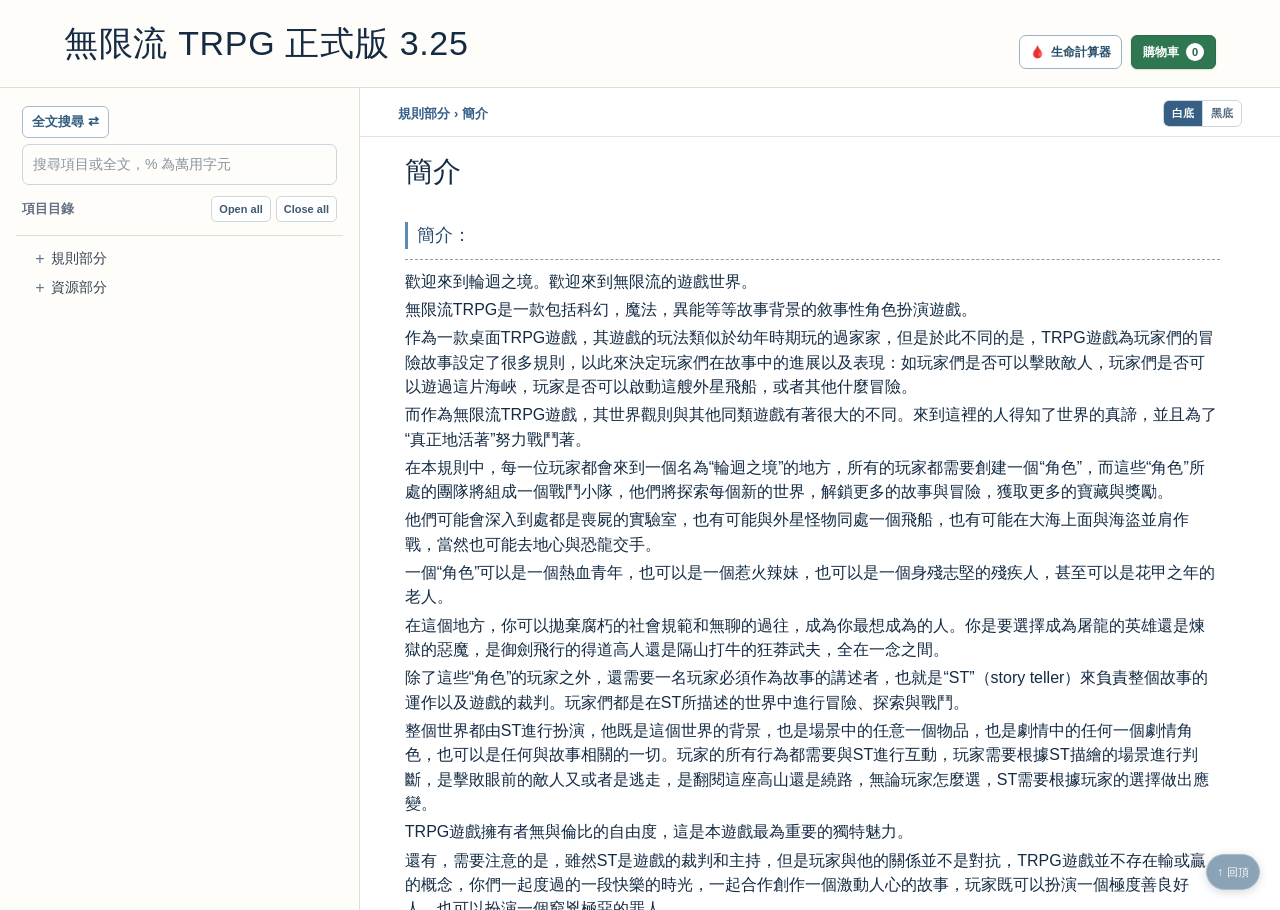
<file: index.html>
<!doctype html>
<html lang="zh-Hant"><head><meta charset="UTF-8"><meta name="viewport" content="width=device-width, initial-scale=1.0"><title>無限流 TRPG 正式版 3.25</title>  <script defer src="./assets/main-B_IR2xZh.js"></script>
  <link rel="stylesheet" href="./assets/main-DLAci-U3.css">
</head><body><div id="app"></div><script src="./library-data/part-001.js"></script><script src="./library-data/part-002.js"></script></body></html>
</file>
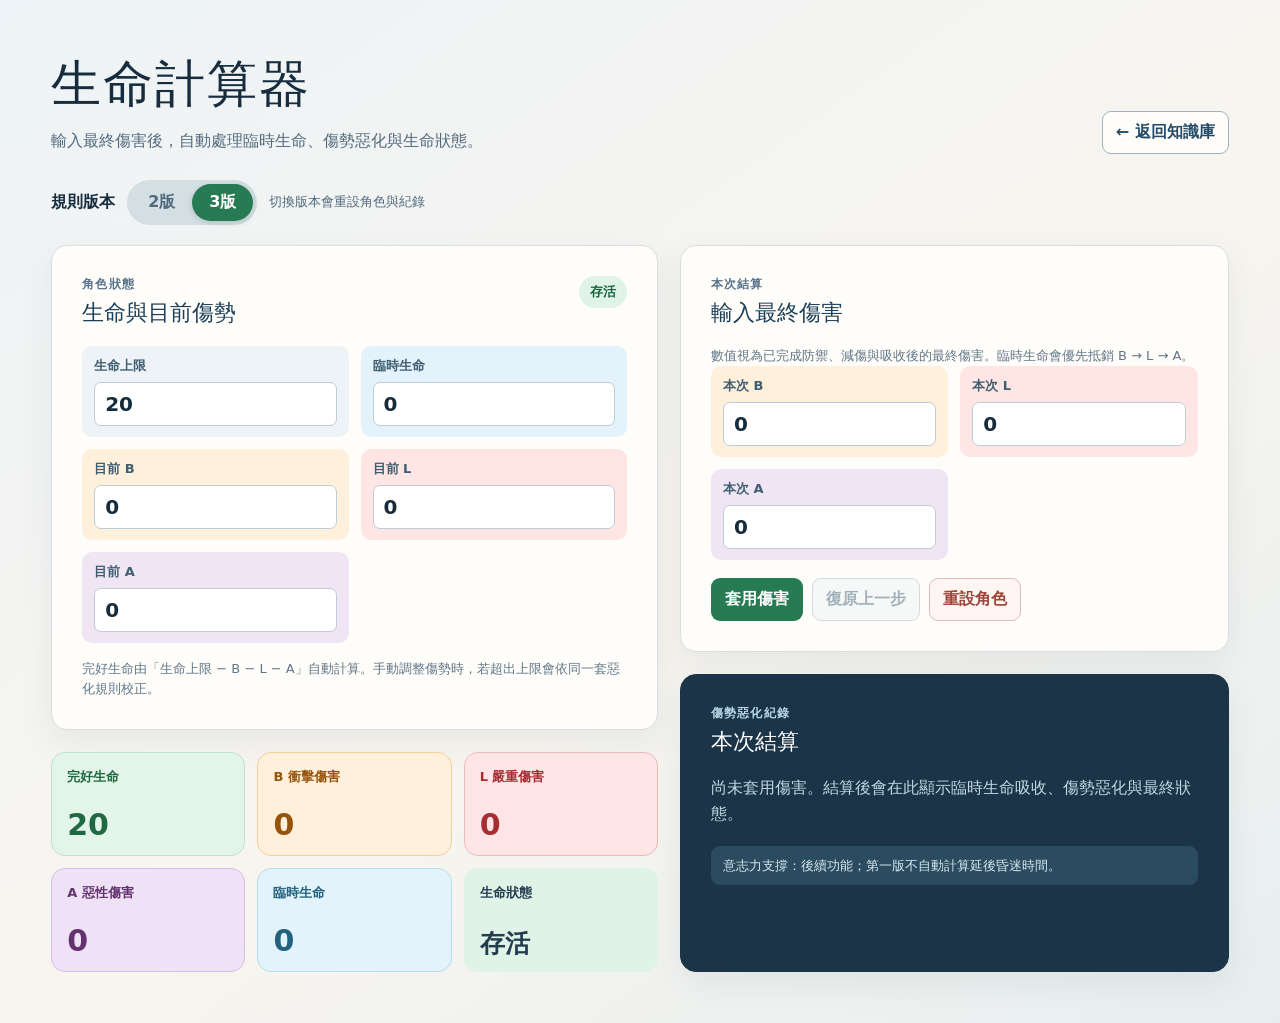
<file: life-calculator.html>
<!doctype html>
<html lang="zh-Hant"><head><meta charset="UTF-8"><meta name="viewport" content="width=device-width, initial-scale=1.0"><title>生命計算器｜無限流 TRPG</title>  <script defer src="./assets/main-B_IR2xZh.js"></script>
  <link rel="stylesheet" href="./assets/main-DLAci-U3.css">
</head><body><div id="app"></div></body></html>
</file>
<file: assets/main-DLAci-U3.css>
.life-page{color:#172c3e;background:linear-gradient(145deg,#edf3f6,#f8f5ef 55%,#e7eef0);margin:0;font:16px system-ui,Microsoft JhengHei,sans-serif}.page{min-height:100vh;padding:clamp(18px,4vw,58px)}.header,.calculator{max-width:1240px;margin-left:auto;margin-right:auto}.header{justify-content:space-between;align-items:flex-end;gap:24px;margin-bottom:26px;display:flex}.eyebrow,.kicker{color:#58738c;letter-spacing:.1em;margin:0 0 5px;font-size:12px;font-weight:800}.header h1{letter-spacing:.04em;margin:0;font-size:clamp(32px,5vw,50px)}.description{color:#526a7d;max-width:610px;margin:10px 0 0;line-height:1.6}.library-link{color:#244c69;white-space:nowrap;background:#fffdf9;border:1px solid #9eb3c2;border-radius:9px;padding:10px 13px;font-weight:700;text-decoration:none}.calculator{grid-template-columns:minmax(0,1.05fr) minmax(390px,.95fr);gap:22px;display:grid}.state-column,.action-column{flex-direction:column;gap:22px;min-width:0;display:flex}.panel,.record-panel{background:#fffdf9;border:1px solid #d6e0e3;border-radius:16px;padding:clamp(18px,3vw,30px);box-shadow:0 12px 32px #304b5a14}.panel-heading,.record-heading{justify-content:space-between;align-items:flex-start;gap:16px;margin-bottom:18px;display:flex}.panel-heading h2,.record-heading h2{color:#1d4059;margin:0;font-size:22px}.status,.record-status{white-space:nowrap;border-radius:999px;align-items:center;padding:7px 11px;font-size:13px;font-weight:800;display:inline-flex}.status-alive{color:#17643f;background:#dff4e6}.status-unconscious{color:#8d5b00;background:#fff0c7}.status-dead{color:#972b3a;background:#f7dde1}.record-status{color:#2e5874;background:#e7f0f4}.current-inputs,.damage-inputs{grid-template-columns:repeat(2,minmax(0,1fr));gap:12px;display:grid}.number-field{color:#3f5e72;background:#f4f7f6;border-radius:10px;flex-direction:column;gap:7px;min-width:0;padding:11px 12px;font-size:13px;font-weight:800;display:flex}.number-field input{color:#162b3c;background:#fff;border:1px solid #bdcdd5;border-radius:7px;width:100%;min-width:0;padding:9px 10px;font-size:20px;font-weight:750;line-height:1}.number-field input:focus{border-color:#4d87a3;outline:3px solid #b9d9e555}.max-health{background:#edf3f7}.temporary{background:#e4f3fb}.injury-b{background:#fff0dc}.injury-l{background:#ffe6e5}.injury-a{background:#f0e5f5}.help{color:#607788;margin:16px 0 0;font-size:13px;line-height:1.55}.vital-grid{grid-template-columns:repeat(3,minmax(0,1fr));gap:12px;display:grid}.vital-card{border:1px solid #0000;border-radius:14px;flex-direction:column;justify-content:space-between;min-height:104px;padding:15px;display:flex}.vital-card span{font-size:13px;font-weight:750}.vital-card strong{font-size:30px;line-height:1}.vital-intact{color:#206841;background:#e3f5e8;border-color:#bfe3c9}.vital-b{color:#96530b;background:#fff0dc;border-color:#f2cf9e}.vital-l{color:#a62d34;background:#ffe5e5;border-color:#ebbcbc}.vital-a{color:#63336f;background:#f0e2f6;border-color:#d9bce5}.vital-temp{color:#22627c;background:#e2f3fb;border-color:#b8ddea}.status-card{color:#243c50}.status-card strong{font-size:25px}.actions{flex-wrap:wrap;gap:9px;margin-top:18px;display:flex}.actions button{cursor:pointer;border:1px solid #0000;border-radius:9px;padding:10px 13px;font-weight:800}.apply{color:#fff;background:#267b52}.undo{color:#31566d;background:#edf4f8;border-color:#9bb2c0!important}.undo:disabled{cursor:not-allowed;opacity:.45}.reset{color:#9f463b;background:#fff6f4;border-color:#e1bcbc!important}.record-panel{color:#eef6f8;background:#1b3447;border-color:#1b3447;flex:1}.record-panel .kicker{color:#b7d6e4}.record-panel h2{color:#fff}.record-list{border-top:1px solid #496275;gap:0;margin:0;padding:0;list-style:none;display:grid}.record-list li{border-bottom:1px solid #496275;justify-content:space-between;gap:15px;padding:12px 0;font-size:14px;display:flex}.record-list span{color:#b9d6e3}.record-list strong{text-align:right}.empty-record{color:#c1d7e2;margin:0;line-height:1.65}.willpower{color:#d7e9ef;background:#2b4b60;border-radius:9px;margin:18px 0 0;padding:10px 12px;font-size:13px;line-height:1.5}@media (width<=840px){.calculator{grid-template-columns:1fr}.header{flex-direction:column;align-items:flex-start}.vital-grid{grid-template-columns:repeat(2,minmax(0,1fr))}}@media (width<=540px){.page{padding:16px 12px 28px}.header{margin-bottom:18px}.header h1{font-size:34px}.library-link{text-align:center;width:100%}.calculator{gap:14px}.panel,.record-panel{border-radius:13px;padding:17px 14px}.panel-heading,.record-heading{align-items:flex-start}.panel-heading h2,.record-heading h2{font-size:20px}.current-inputs,.damage-inputs,.vital-grid{grid-template-columns:1fr}.number-field{padding:10px 11px}.vital-card{flex-direction:row;align-items:center;min-height:78px}.vital-card strong{font-size:28px}.actions{grid-template-columns:1fr;display:grid}.actions button{min-height:44px}.record-list li{flex-direction:column;align-items:flex-start;gap:3px}.record-list strong{text-align:left}.status{padding:6px 9px}}.version-bar{flex-wrap:wrap;align-items:center;gap:12px;max-width:1240px;margin:0 auto 20px;font-weight:700;display:flex}.version-bar small{color:#526a7d;font-weight:400}.version-switch{cursor:pointer;background:#d3dfe3;border:0;border-radius:999px;padding:4px;display:flex}.version-switch span{color:#526a7d;border-radius:999px;padding:8px 17px}.version-switch .selected{color:#fff;background:#267b52;box-shadow:0 2px 6px #0002}@layer properties{@supports (((-webkit-hyphens:none)) and (not (margin-trim:inline))) or ((-moz-orient:inline) and (not (color:rgb(from red r g b)))){*,:before,:after,::backdrop{--tw-blur:initial;--tw-brightness:initial;--tw-contrast:initial;--tw-grayscale:initial;--tw-hue-rotate:initial;--tw-invert:initial;--tw-opacity:initial;--tw-saturate:initial;--tw-sepia:initial;--tw-drop-shadow:initial;--tw-drop-shadow-color:initial;--tw-drop-shadow-alpha:100%;--tw-drop-shadow-size:initial}}}@layer theme{:root,:host{--font-sans:ui-sans-serif, system-ui, sans-serif, "Apple Color Emoji", "Segoe UI Emoji", "Segoe UI Symbol", "Noto Color Emoji";--font-mono:ui-monospace, SFMono-Regular, Menlo, Monaco, Consolas, "Liberation Mono", "Courier New", monospace;--spacing:.25rem;--default-transition-duration:.15s;--default-transition-timing-function:cubic-bezier(.4, 0, .2, 1);--default-font-family:var(--font-sans);--default-mono-font-family:var(--font-mono)}}@layer base{*,:after,:before,::backdrop{box-sizing:border-box;border:0 solid;margin:0;padding:0}::file-selector-button{box-sizing:border-box;border:0 solid;margin:0;padding:0}html,:host{-webkit-text-size-adjust:100%;tab-size:4;line-height:1.5;font-family:var(--default-font-family,ui-sans-serif, system-ui, sans-serif, "Apple Color Emoji", "Segoe UI Emoji", "Segoe UI Symbol", "Noto Color Emoji");font-feature-settings:var(--default-font-feature-settings,normal);font-variation-settings:var(--default-font-variation-settings,normal);-webkit-tap-highlight-color:transparent}hr{height:0;color:inherit;border-top-width:1px}abbr:where([title]){-webkit-text-decoration:underline dotted;text-decoration:underline dotted}h1,h2,h3,h4,h5,h6{font-size:inherit;font-weight:inherit}a{color:inherit;-webkit-text-decoration:inherit;-webkit-text-decoration:inherit;-webkit-text-decoration:inherit;-webkit-text-decoration:inherit;text-decoration:inherit}b,strong{font-weight:bolder}code,kbd,samp,pre{font-family:var(--default-mono-font-family,ui-monospace, SFMono-Regular, Menlo, Monaco, Consolas, "Liberation Mono", "Courier New", monospace);font-feature-settings:var(--default-mono-font-feature-settings,normal);font-variation-settings:var(--default-mono-font-variation-settings,normal);font-size:1em}small{font-size:80%}sub,sup{vertical-align:baseline;font-size:75%;line-height:0;position:relative}sub{bottom:-.25em}sup{top:-.5em}table{text-indent:0;border-color:inherit;border-collapse:collapse}:-moz-focusring{outline:auto}progress{vertical-align:baseline}summary{display:list-item}ol,ul,menu{list-style:none}img,svg,video,canvas,audio,iframe,embed,object{vertical-align:middle;display:block}img,video{max-width:100%;height:auto}button,input,select,optgroup,textarea{font:inherit;font-feature-settings:inherit;font-variation-settings:inherit;letter-spacing:inherit;color:inherit;opacity:1;background-color:#0000;border-radius:0}::file-selector-button{font:inherit;font-feature-settings:inherit;font-variation-settings:inherit;letter-spacing:inherit;color:inherit;opacity:1;background-color:#0000;border-radius:0}:where(select:is([multiple],[size])) optgroup{font-weight:bolder}:where(select:is([multiple],[size])) optgroup option{padding-inline-start:20px}::file-selector-button{margin-inline-end:4px}::placeholder{opacity:1}@supports (not ((-webkit-appearance:-apple-pay-button))) or (contain-intrinsic-size:1px){::placeholder{color:currentColor}@supports (color:color-mix(in lab, red, red)){::placeholder{color:color-mix(in oklab, currentcolor 50%, transparent)}}}textarea{resize:vertical}::-webkit-search-decoration{-webkit-appearance:none}::-webkit-date-and-time-value{min-height:1lh;text-align:inherit}::-webkit-datetime-edit{display:inline-flex}::-webkit-datetime-edit-fields-wrapper{padding:0}::-webkit-datetime-edit{padding-block:0}::-webkit-datetime-edit-year-field{padding-block:0}::-webkit-datetime-edit-month-field{padding-block:0}::-webkit-datetime-edit-day-field{padding-block:0}::-webkit-datetime-edit-hour-field{padding-block:0}::-webkit-datetime-edit-minute-field{padding-block:0}::-webkit-datetime-edit-second-field{padding-block:0}::-webkit-datetime-edit-millisecond-field{padding-block:0}::-webkit-datetime-edit-meridiem-field{padding-block:0}::-webkit-calendar-picker-indicator{line-height:1}:-moz-ui-invalid{box-shadow:none}button,input:where([type=button],[type=reset],[type=submit]){appearance:button}::file-selector-button{appearance:button}::-webkit-inner-spin-button{height:auto}::-webkit-outer-spin-button{height:auto}[hidden]:where(:not([hidden=until-found])){display:none!important}}@layer components;@layer utilities{.relative{position:relative}.static{position:static}.start{inset-inline-start:var(--spacing)}.end{inset-inline-end:var(--spacing)}.end-1{inset-inline-end:calc(var(--spacing) * 1)}.block{display:block}.contents{display:contents}.inline{display:inline}.table{display:table}.filter{filter:var(--tw-blur,) var(--tw-brightness,) var(--tw-contrast,) var(--tw-grayscale,) var(--tw-hue-rotate,) var(--tw-invert,) var(--tw-saturate,) var(--tw-sepia,) var(--tw-drop-shadow,)}.\!transition{transition-property:color,background-color,border-color,outline-color,text-decoration-color,fill,stroke,--tw-gradient-from,--tw-gradient-via,--tw-gradient-to,opacity,box-shadow,transform,translate,scale,rotate,filter,-webkit-backdrop-filter,backdrop-filter,display,content-visibility,overlay,pointer-events!important;transition-timing-function:var(--tw-ease,var(--default-transition-timing-function))!important;transition-duration:var(--tw-duration,var(--default-transition-duration))!important}.transition{transition-property:color,background-color,border-color,outline-color,text-decoration-color,fill,stroke,--tw-gradient-from,--tw-gradient-via,--tw-gradient-to,opacity,box-shadow,transform,translate,scale,rotate,filter,-webkit-backdrop-filter,backdrop-filter,display,content-visibility,overlay,pointer-events;transition-timing-function:var(--tw-ease,var(--default-transition-timing-function));transition-duration:var(--tw-duration,var(--default-transition-duration))}}.article mark{color:#1d2732;background:#ffe565;border-radius:2px;padding:0 2px;font-weight:700}.reader-dark .article mark{color:#13171c;background:#d7b615}.cart-item-link{max-width:245px;color:var(--ink);text-align:left;text-underline-offset:3px;background:0 0;border:0;padding:0;font-size:15px;font-weight:700;line-height:1.4;-webkit-text-decoration:underline #a9bdcc;text-decoration:underline #a9bdcc}.cart-item-link:hover{color:#1f628e}:root{--ink:#1f2937;--muted:#657084;--paper:#f5f4f0;--line:#dedbd3;--blue:#345f89;--soft:#edf3f8}body{background:var(--paper);color:var(--ink);margin:0;font-family:Arial,Microsoft JhengHei,Noto Sans TC,sans-serif}.library-shell{min-height:100vh}.topbar{border-bottom:1px solid var(--line);background:#fffdf9;justify-content:space-between;align-items:end;gap:24px;padding:18px clamp(20px,5vw,64px);display:flex}.eyebrow,.stats{display:none}h1{letter-spacing:.02em;margin:0;font-size:clamp(22px,3vw,34px)}.workspace{grid-template-columns:minmax(285px,360px) minmax(0,1fr);height:calc(100vh - 78px);display:grid;overflow:hidden}.sidebar{border-right:1px solid var(--line);background:#fffdf9;flex-direction:column;min-height:0;padding:18px 16px 0;display:flex;overflow:hidden}.directory-search{color:var(--muted);flex:none;margin:0 6px 11px;font-size:12px;font-weight:700;display:block}.directory-search input{background:#fff;border:1px solid #cbd5df;border-radius:7px;outline:none;width:100%;margin-top:6px;padding:9px 10px;font-size:14px;display:block}.directory-search input:focus{border-color:var(--blue);box-shadow:0 0 0 3px #dce9f3}.search-status{color:#52718b;flex:none;margin:0 6px 10px;font-size:12px}.sidebar-controls{border-bottom:1px solid var(--line);color:var(--muted);flex:none;justify-content:space-between;align-items:center;gap:8px;padding:0 6px 13px;font-size:13px;font-weight:700;display:flex}.sidebar-controls button{color:#3d5870;background:#fff;border:1px solid #cdd7df;border-radius:5px;margin-left:5px;padding:4px 7px;font-size:11px}.sidebar-controls button:hover{background:var(--soft)}.tree-scroll{flex:auto;min-height:0;padding-bottom:28px;overflow:auto}.mobile-menu-trigger,.mobile-nav-layer{display:none}.tree-list{margin:8px 0 0;padding-left:14px;list-style:none}.tree-list .tree-list{border-left:1px solid #e6e5e0;margin:1px 0;padding-left:18px}.tree-row{border-radius:5px;align-items:center;min-height:29px;display:flex}.tree-row:hover{background:#f3f5f5}.tree-row.active{background:#dceaf4}.caret{color:#62778a;background:0 0;border:0;border-radius:4px;flex:0 0 20px;width:20px;height:20px;padding:0;font-size:16px;line-height:1}.caret:hover{background:#e0e8ee}.caret.placeholder{display:inline-block}.tree-label{color:#374151;text-align:left;background:0 0;border:0;flex:1;min-width:0;padding:4px 6px 4px 1px;font-size:14px;line-height:1.35}.tree-label:disabled{cursor:default}.tree-label:not(:disabled):hover{color:#164d78}.reader{background:#fff;flex-direction:column;min-width:0;height:100%;min-height:0;padding:0;display:flex;overflow:hidden}.breadcrumb{color:var(--blue);border-bottom:1px solid #e5e2dc;flex:none;justify-content:space-between;align-items:center;gap:12px;padding:12px clamp(16px,3vw,42px) 9px;font-size:13px;font-weight:700;display:flex;overflow:hidden}.breadcrumb>span{text-overflow:ellipsis;white-space:nowrap;overflow:hidden}.theme-switch{background:#fff;border:1px solid #cdd7df;border-radius:6px;flex:none;display:flex;overflow:hidden}.theme-switch button{color:#536b7f;background:0 0;border:0;border-left:1px solid #cdd7df;padding:4px 8px;font-size:11px}.theme-switch button:first-child{border-left:0}.theme-switch button.selected{color:#fff;background:#375f83}.article-panel{min-height:0;box-shadow:none;scrollbar-gutter:stable;background:#fff;border:0;border-radius:0;flex:auto;overflow:auto}.article{min-width:min-content;max-width:none;padding:18px clamp(24px,3.5vw,46px) 34px}.article h2{margin:0 0 18px;font-size:28px;line-height:1.22}.article h3{color:#274d6d;border-left:3px solid #5b8ab3;margin:15px 0 5px;padding-left:9px;font-size:18px}.article p{white-space:pre-wrap;margin:0 0 4px;font-size:16px;line-height:1.52}.article p strong{color:#8a3e22;font-weight:750}.article-list{border-left:2px solid #d8e4ed;padding-left:12px}.article hr{border:0;border-top:1px dashed #8d9baa;margin:10px 0}.table-wrap{max-width:100%;margin:8px 0 10px;overflow-x:auto}.table-wrap table{border-collapse:collapse;color:inherit;font-size:15px;line-height:1.35}.table-wrap td{vertical-align:top;white-space:pre-wrap;border:1px solid #1b2632;min-width:168px;padding:4px 8px}.reader-dark{background:#202329}.reader-dark .breadcrumb{color:#b9d8f1;border-color:#39414b}.reader-dark .article-panel{box-shadow:none;background:#15181d;border-color:#454d57}.reader-dark .article{color:#e6e9ed}.reader-dark .article h3{color:#9bcef7;border-left-color:#73addc}.reader-dark .article p strong{color:#f0b294}.reader-dark .article-list{border-left-color:#405568}.reader-dark .article hr{border-color:#647180}.reader-dark .table-wrap td{border-color:#8a97a4}.reader-dark .theme-switch{background:#222832;border-color:#4a5661}.reader-dark .theme-switch button{color:#d4dee8;border-color:#4a5661}.empty,.loading{color:var(--muted);padding:28px}.structured-block{margin:0 0 10px}.structured-block h3{margin-top:15px}.structured-block p{margin-bottom:2px}.structured-heading,.article-title-row{justify-content:space-between;align-items:center;gap:12px;display:flex}.article-title-row h2,.structured-heading h3{flex:1}.structured-cart{justify-content:flex-end;margin:0 0 4px;display:flex}.add-to-cart,.cart-trigger{color:#244f70;white-space:nowrap;background:#e8f2f8;border:1px solid #47718e;border-radius:6px;padding:6px 10px;font-size:12px;font-weight:700}.add-to-cart.compact{padding:4px 8px;font-size:11px}.cart-trigger{align-items:center;gap:7px;display:flex}.cart-trigger span{color:#fff;background:#365f80;border-radius:99px;place-items:center;min-width:18px;height:18px;font-size:11px;display:inline-grid}.reader{position:relative}.back-to-top{z-index:2;color:#fff;opacity:.72;background:#355f80c9;border:1px solid #8ea2b3;border-radius:999px;align-items:center;gap:4px;padding:8px 10px;font-size:12px;transition:opacity .15s,transform .15s;display:flex;position:absolute;bottom:20px;right:20px;box-shadow:0 2px 8px #1e29373d}.back-to-top:hover,.back-to-top:focus-visible{opacity:1;transform:translateY(-1px)}.back-to-top span{font-size:11px}.cart-layer{z-index:10;grid-template-columns:minmax(0,1fr) min(390px,90vw);display:grid;position:fixed;inset:0}.cart-scrim{background:#15253663;border:0}.cart-drawer{min-height:0;color:var(--ink);background:#fffdf9;flex-direction:column;display:flex;box-shadow:-8px 0 28px #17202b40}.cart-drawer header{border-bottom:1px solid var(--line);justify-content:space-between;align-items:center;padding:18px 20px;display:flex}.cart-drawer h2{margin:0;font-size:22px}.cart-close{color:#345;background:#edf2f6;border:0;border-radius:50%;width:32px;height:32px;font-size:23px;line-height:1}.cart-items{flex:1;min-height:0;padding:8px 20px;overflow:auto}.cart-item{border-bottom:1px solid #e5e2dc;justify-content:space-between;gap:10px;padding:13px 0;display:flex}.cart-item strong,.cart-item small{display:block}.cart-item strong{font-size:15px}.cart-item small{color:#657084;margin-top:4px}.cart-item-actions{color:#45647c;flex-direction:column;flex:none;align-items:flex-end;gap:6px;font-size:13px;display:flex}.cart-item-actions button,.clear-cart{color:#9d4331;background:0 0;border:0;font-size:12px;text-decoration:underline}.cart-total{border-top:1px solid var(--line);background:#f4f7f8;padding:17px 20px 20px}.cart-total>div{flex-wrap:wrap;gap:7px;margin:10px 0;display:flex}.cart-total span{color:#294f6d;background:#dceaf4;border-radius:4px;padding:4px 7px;font-size:13px}.cart-empty{color:var(--muted);padding:24px 20px}.structured-heading,.article-title-row,.purchase-line{justify-content:space-between;align-items:center;gap:12px;display:flex}.article-title-row h2,.structured-heading h3,.purchase-line p{flex:1}.purchase-line{background:#f2f7fa;border-radius:5px;margin:2px 0;padding:4px 7px}.purchase-line p{margin:0}.add-to-cart,.cart-trigger{color:#fff;background:#2f7750;border-color:#2e6c48;padding:7px 11px;box-shadow:0 1px 2px #1f50352b}.add-to-cart:hover,.cart-trigger:hover{background:#24623f}.add-to-cart.compact{padding:5px 9px}.cart-trigger span{color:#276443;background:#fff}.add-to-cart{border-radius:8px;place-items:center;width:34px;height:32px;padding:0;font-size:17px;line-height:1;display:inline-grid}.add-to-cart.compact{width:30px;height:28px;padding:0;font-size:15px}.template-item{margin-top:12px;padding-top:2px}.purchase-line.base-price{color:#294f6d;margin-top:0}.purchase-line small{color:#657084;font-size:12px}.site-title{min-width:0}.topbar-actions{align-items:center;gap:9px;display:flex}.calculator-link{color:#264d69;white-space:nowrap;background:#fff;border:1px solid #9ab2c1;border-radius:7px;align-items:center;gap:6px;padding:7px 10px;font-size:12px;font-weight:700;text-decoration:none;display:inline-flex}.calculator-link:hover{background:#e6f1f6}@media (width<=760px){body{min-width:0}.topbar{flex-direction:row;align-items:center;gap:10px;padding:13px 16px}.topbar h1{font-size:24px}.mobile-menu-trigger{color:#284c68;background:#fff;border:1px solid #b8c8d4;border-radius:7px;flex:0 0 36px;place-items:center;width:36px;height:36px;font-size:23px;line-height:1;display:grid}.cart-trigger{flex:none}.workspace{height:calc(100svh - 59px);min-height:0;display:block;overflow:hidden}.desktop-sidebar{display:none}.reader{width:100%;height:100%;min-height:0;padding:0}.mobile-nav-layer{z-index:11;grid-template-columns:min(360px,88vw) minmax(0,1fr);display:grid;position:fixed;inset:0}.mobile-nav-drawer.sidebar{z-index:1;background:#fffdf9;border:0;grid-area:1/1;width:auto;height:100%;min-height:0;padding:0 10px;box-shadow:8px 0 28px #17202b40}.mobile-nav-drawer header{border-bottom:1px solid var(--line);flex:none;justify-content:space-between;align-items:center;margin:0 -10px 11px;padding:14px 16px;display:flex}.mobile-nav-drawer h2{color:#294f6d;margin:0;font-size:20px}.menu-close{color:#345;background:#edf2f6;border:0;border-radius:50%;width:32px;height:32px;font-size:23px;line-height:1}.mobile-nav-scrim{background:#15253663;border:0;grid-area:1/2}.directory-search{margin:0 4px 8px}.directory-search input{min-height:40px;padding:8px 10px}.sidebar-controls{padding:0 4px 8px}.sidebar-controls button{min-height:30px;margin-left:4px;padding:4px 6px}.tree-scroll{padding-bottom:14px}.tree-list{margin-top:5px;padding-left:8px}.tree-list .tree-list{border-left:1px solid #e6e5e0;padding-left:13px}.tree-row{min-height:32px}.tree-label{font-size:14px}.breadcrumb{min-height:44px;padding:9px 16px;font-size:12px}.theme-switch button{min-height:28px;padding:4px 7px}.article{min-width:0;padding:17px 16px 26px}.article h2{overflow-wrap:anywhere;margin-bottom:14px;font-size:25px}.article h3{overflow-wrap:anywhere;margin-top:13px;font-size:17px}.article p{overflow-wrap:anywhere;font-size:15px;line-height:1.62}.table-wrap{margin:7px 0 9px}.table-wrap table{font-size:14px}.table-wrap td{min-width:138px;padding:4px 6px}.back-to-top{padding:8px 9px;bottom:13px;right:13px}.back-to-top span{display:none}.cart-layer{grid-template-columns:1fr;align-items:end}.cart-scrim{grid-area:1/1}.cart-drawer{border-radius:14px 14px 0 0;grid-area:1/1;align-self:end;max-height:80svh}.stats{white-space:normal}.site-title{flex:1;min-width:0}.site-title h1{text-overflow:ellipsis;white-space:nowrap;overflow:hidden}.topbar-actions{flex:none;gap:6px}.calculator-link{text-align:center;width:36px;padding:7px 0}.calculator-link span{display:none}}.cart-payment-toggle{color:#276443;cursor:pointer;text-align:left;background:#eef8f0;border:1px solid #2e6c48;border-radius:6px;margin-top:7px;padding:5px 8px;font-size:12px;font-weight:700;display:block}.cart-payment-toggle:hover{background:#dcefe1}.cart-item>div:first-child{min-width:0}@property --tw-blur{syntax:"*";inherits:false}@property --tw-brightness{syntax:"*";inherits:false}@property --tw-contrast{syntax:"*";inherits:false}@property --tw-grayscale{syntax:"*";inherits:false}@property --tw-hue-rotate{syntax:"*";inherits:false}@property --tw-invert{syntax:"*";inherits:false}@property --tw-opacity{syntax:"*";inherits:false}@property --tw-saturate{syntax:"*";inherits:false}@property --tw-sepia{syntax:"*";inherits:false}@property --tw-drop-shadow{syntax:"*";inherits:false}@property --tw-drop-shadow-color{syntax:"*";inherits:false}@property --tw-drop-shadow-alpha{syntax:"<percentage>";inherits:false;initial-value:100%}@property --tw-drop-shadow-size{syntax:"*";inherits:false}:root{color:#142b43;--ink:#142b43;--line:#e2ddd6;--muted:#657084;--blue:#345f89;--soft:#edf4f8;background:#fff;font-family:Arial,Microsoft JhengHei,sans-serif}*{box-sizing:border-box}body{margin:0}button,input{font:inherit}button{cursor:pointer}.search-header{gap:6px;margin:0 6px 11px;display:grid}.search-header input{border:1px solid #cbd5df;border-radius:7px;width:100%;padding:9px 10px;font-size:14px}.search-mode{color:#315d7d;background:#fff;border:1px solid #a9bccb;border-radius:6px;justify-self:start;padding:5px 9px;font-size:13px;font-weight:700}.search-mode[aria-pressed=true]{background:#e0eff7}.facet-picker{max-height:min(46vh,420px);padding:4px 0 8px;overflow:auto}.facet-group{border-bottom:1px solid #e8e5df;padding:7px 0}.facet-group strong,.selected-facets>span{color:#596c7a;margin-bottom:5px;font-size:12px;display:block}.facet-buttons,.selected-facets{flex-wrap:wrap;gap:5px;display:flex}.facet-buttons button,.selected-facets button{color:#31536b;background:#fff;border:1px solid #bacbd6;border-radius:999px;padding:5px 8px;font-size:12px}.facet-buttons button.active,.selected-facets button{color:#fff;background:#315f84;border-color:#315f84}.facet-buttons small{opacity:.75;margin-left:2px}.facet-picker>input{z-index:1;background:#fff;position:sticky;top:0}.facet-hint{color:#657084;margin:7px 0;font-size:11px;line-height:1.5}.match-mode{border:1px solid #d9e0e5;border-radius:7px;flex-wrap:wrap;gap:10px;margin:9px 0 0;padding:6px 8px;font-size:12px;display:flex}.match-mode label{align-items:center;gap:4px;display:flex}.search-header .match-mode input{width:auto;min-height:0}.facet-group summary,.facet-family summary{cursor:pointer;color:#31536b;padding:5px 0;font-size:12px}.facet-family{margin:4px 0 4px 5px}.facet-picker button:focus-visible,.facet-picker summary:focus-visible{outline-offset:2px;outline:2px solid #315f84}.matched-tags{flex-wrap:wrap;gap:5px;margin:8px 0;display:flex}.matched-tags span{color:#31536b;background:#edf4f8;border-radius:5px;padding:3px 7px;font-size:11px}.tag-evidence{margin:10px 0;font-size:12px}.tag-evidence summary{color:#315f84;cursor:pointer}.tag-evidence>div{border-left:3px solid #bacbd6;margin:9px 0;padding:5px 10px}.result-card .tag-evidence p{max-height:none;margin:5px 0;font-size:12px}.tag-evidence small{color:#657084;display:block}.tag-evidence button{color:#315f84;background:#edf4f8;border:1px solid #a9bccb;border-radius:5px;margin:5px 0}.reader-dark .matched-tags span,.reader-dark .tag-evidence button{color:#c4e1f5;background:#334451}.reader-dark .tag-evidence summary,.reader-dark .tag-evidence small{color:#b0c4d4}.tag-guide{color:#657084;padding:12px;font-size:13px}.result-pane{padding:20px clamp(18px,3.5vw,46px) 36px}.result-pane header h2{margin:0;font-size:24px}.result-pane header p{color:#657084;font-size:13px}.result-card{background:#fff;border:1px solid #d9e0e5;border-radius:9px;margin:12px 0;padding:14px}.result-meta{color:#607b8e;overflow-wrap:anywhere;font-size:11px}.result-card h3{color:#274d6d;margin:6px 0;font-size:17px}.result-card p{white-space:pre-wrap;overflow-wrap:anywhere;max-height:7.5em;margin:0 0 10px;line-height:1.5;overflow:hidden}.result-actions{color:#315f84;justify-content:space-between;align-items:center;gap:10px;font-weight:700;display:flex}.result-actions small{font-weight:400}.result-actions button,.result-more,.back-results{color:#315f84;background:#edf4f8;border:1px solid #a9bccb;border-radius:6px;padding:6px 10px}.result-empty{color:#657084;padding:25px 0}.reader-dark .result-pane{color:#e6e9ed}.reader-dark .result-card{background:#202831;border-color:#455461}.reader-dark .result-card h3{color:#a9d4f2}.tag-hit{color:#274c69;text-align:left;background:0 0;border:0;border-bottom:1px solid #eee6dc;width:100%;padding:8px 6px;display:block}.tag-hit:hover{background:#e9f3f8}.tag-hit strong,.tag-hit small{display:block}.tag-hit small{color:#697c89;margin-top:2px;font-size:11px}.more-tags{color:#315d7d;background:#fff;border:1px solid #b9cad6;border-radius:6px;width:100%;padding:10px}.load-error,.migration-notice{color:#814022;background:#fff2e8;border:1px solid #e2bfab;border-radius:7px;margin:10px;padding:10px 12px}.calculator-frame{flex-direction:column;height:100dvh;display:flex}.calculator-frame iframe{border:0;flex:1;width:100%}.calculator-back{color:#244c69;background:#fffdf9;padding:9px 18px}@media (width<=760px){.search-header{margin:0 4px 8px}.search-header input{min-height:40px}}.tag-sidebar{overflow-y:auto}.tag-sidebar .search-header{flex-shrink:0;overflow:visible}.tag-sidebar .tree-scroll{display:none}.rule-picker{text-align:left;font-size:13px}.rule-ranks{background:#fffdf9;border-bottom:1px solid #d9e0e5;padding:9px 0}.rule-ranks strong,.rule-picker .rule-topic h3{color:#617889;margin:0;font-size:12px;font-weight:400}.rule-picker input{width:100%;margin:9px 0 5px}.rule-chips{flex-wrap:wrap;gap:6px;margin:7px 0;display:flex}.rule-picker button{color:#315f84;text-align:left;cursor:pointer;overflow-wrap:anywhere;background:#fff;border:1px solid #b7cad8;border-radius:20px;min-height:31px;padding:6px 10px;font-size:13px;line-height:1.4}.rule-picker button[aria-pressed=true],.rule-selected button{color:#fff;background:#315f84;border-color:#315f84}.rule-picker button small{opacity:.75;margin-left:4px;font-size:11px}.rule-picker button:focus-visible{outline-offset:2px;outline:2px solid #315f84}.rule-selected{z-index:3;background:#fffdf9;border-bottom:1px solid #d9e0e5;flex-wrap:wrap;align-items:center;gap:6px;max-height:min(30dvh - 23.4px,160px);margin:0 0 9px;padding:8px 0;display:flex;position:sticky;top:0;overflow-y:auto}.result-acquisitions{flex-wrap:wrap;gap:6px;margin:10px 0;display:flex}.result-acquisitions button{color:#315f84;background:#edf4f8;border:1px solid #bacbd6;border-radius:5px;padding:4px 7px;font-size:12px}.rule-selected>span{color:#617889;font-size:12px}.rule-selected .rule-condition{color:#fff;background:#315f84;border-radius:20px;align-items:center;max-width:100%;display:inline-flex}.rule-condition button{color:inherit;background:0 0;border:0}.rule-condition button:last-child{padding-left:2px}.rule-condition .rule-drag-handle{cursor:grab;touch-action:none;padding:6px 3px 6px 8px}@media (width<=760px){.mobile-nav-drawer.tag-sidebar>header{z-index:4;background:#fffdf9;height:60px;min-height:60px;position:sticky;top:0}.mobile-nav-drawer .rule-selected{max-height:min(30dvh,160px);top:60px}}.rule-condition.dragging{opacity:.55}.rule-condition.drop-target{outline-offset:3px;outline:2px solid #315f84}.rule-picker .rule-more,.rule-browse-back{margin-top:10px}.result-card .rule-result-sections p{max-height:none}.rule-result-sections>div{margin-bottom:10px}.rule-result-sections button{color:#315f84;background:0 0;border:0;padding:0;font-size:12px}.rule-picker .rule-topic{border-bottom:1px solid #dae1e7;padding:9px 0 5px}.rule-refinements fieldset{border:0;border-bottom:1px solid #dae1e7;min-width:0;margin:0;padding:9px 0 5px}.rule-refinements legend{float:left;color:#617889;width:100%;margin-bottom:1px;font-size:12px}.rule-refinements .rule-chips{clear:both}.rule-empty{color:#657084;font-size:12px}.rule-skill-details{border-left:2px solid #d5e1e9;margin:9px 0 3px 8px;padding:5px 0 0 9px}.rule-result-condition{white-space:pre-wrap;overflow-wrap:anywhere;line-height:1.7}.tag-evidence button{margin:5px 5px 5px 0}@media (width<=760px){.rule-picker button{min-height:34px}}.article-panel>.article{padding-bottom:max(24px,100dvh - 180px)}.article [data-source-hit]{outline-offset:3px;background:#fff0bc;border-radius:2px;outline:2px solid #c79422}.reader-dark .article [data-source-hit]{background:#51431e;outline-color:#d6b453}
</file>
